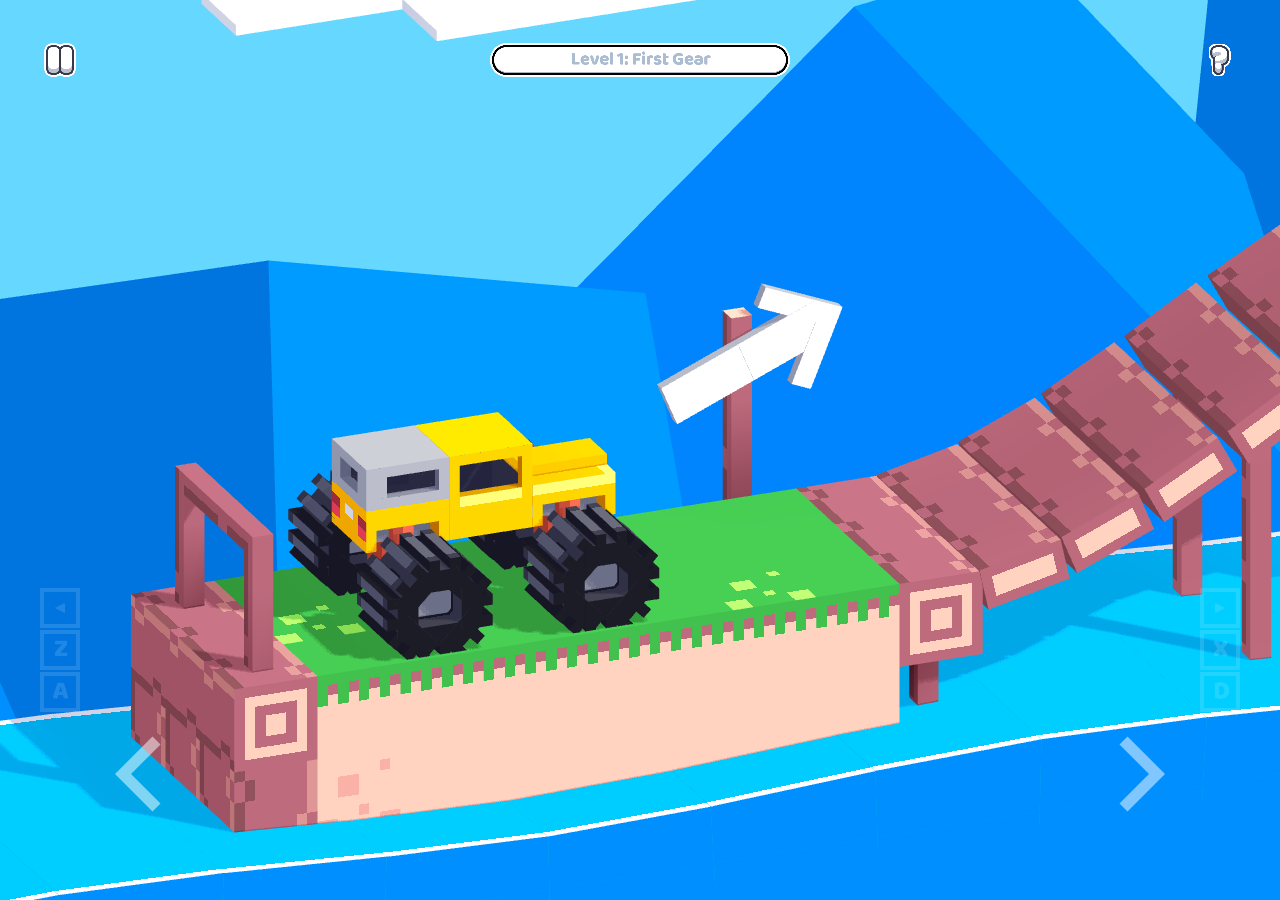
<file: games/drivemad/index.html>
<!DOCTYPE html>
<html lang="en-us">
<head>
<meta charset="utf-8">
<meta http-equiv="Content-Type" content="text/html; charset=utf-8">
<title>Drive Mad</title>
<script type="text/javascript" src="Jump_Gamemonetize.js"></script>
<meta name="description" content="">
<meta name="google" content="notranslate">
<meta name="viewport" content="width=device-width, initial-scale=1, user-scalable=no">
<link rel="stylesheet" href="webapp/fancade.css">
<link rel="icon" href="webapp/cover.jpg">
</head>
<body id="body">
<div id="modal_parent">
<div id="modal_content"><span id="modal_close_button">&times;</span>
<div id="store_link_modal_content" class="modal_inner"></div>
<div id="share_file_modal_content" class="modal_inner"></div>
</div>
</div>
<div id="canvas_border" class="emscripten_border">
<div id="play_content" class="middle center">
<div class="edge">
<div class="box">
<div class="black"><img src="webapp/cover.jpg" class="cover">
<p class="title">Drive Mad</p>
<p class="author">Martin Magni</p>
</div>
</div>
</div>
<div id="progress_or_play"><progress id="progress" class="loading" value="0" max="100"></progress></div>
<p class="description"></p>
</div><canvas class="emscripten" id="canvas" tabindex="-1"></canvas>
<div id="gradient"></div>
<div id="webview_content"></div>
</div>
<script type="text/javascript" src="webapp/source_min.js"></script>
<script type="text/javascript" src="webapp/index.js"></script>
</body>
</html>
</file>
<file: games/drivemad/webapp/fancade.css>
@font-face{font-family:'baloo 2';font-style:normal;font-weight:800;font-display:swap;src:url(baloo2.woff) format('woff');unicode-range:U+0000-00FF,U+0131,U+0152-0153,U+02BB-02BC,U+02C6,U+02DA,U+02DC,U+2000-206F,U+2074,U+20AC,U+2122,U+2191,U+2193,U+2212,U+2215,U+FEFF,U+FFFD}.fullscreen{position:absolute;width:100%;height:100%}.center{text-align:center}.centered{margin-left:auto;margin-right:auto;display:block;text-align:center}#play_overlay{display:none;z-index:10}.middle{position:absolute;top:50%;left:50%;transform:translate(-50%,-50%)}.middle_vertical{position:absolute;top:50%;transform:translate(0%,-50%)}.edge{margin-left:auto;margin-right:auto;width:164px;height:180px;background-color:#cfdaed;box-shadow:5px 1px 5px rgba(0,0,0,.25);transform:rotate(-5deg)}.box{width:164px;height:164px;background-color:#fff;position:relative}.black{width:132px;height:156px;background-color:#000;position:absolute;top:4px;right:4px;margin:0 auto}.cover{width:128px;height:128px;margin:2px}.title{font-size:14px;font-family:'baloo 2',ubuntu,verdana,sans-serif}.author{font-family:'baloo 2',ubuntu,verdana,sans-serif;border-spacing:0;font-size:14px;color:#ccc;text-align:right;white-space:nowrap;overflow:hidden;text-overflow:ellipsis;position:absolute;width:150px;top:4px;right:142px;transform-origin:right top;transform:rotate(-90deg)}.loading{margin-top:20px;margin-bottom:10px}.description{font-family:'baloo 2',ubuntu,verdana,sans-serif;display:inline-block;font-size:16px;line-height:1.2em;width:240px}.button{display:inline-block;border:2px solid #00a2ff;border-radius:7px;width:133px;height:43px;font-size:16px;line-height:43px;margin:0 auto}.overlay_button{display:inline-block;border:2px solid #000;border-radius:12px;width:200px;height:50px;font-size:18px;line-height:50px;margin:11px}#play_button{color:#333;background-color:#eee}.emscripten_border{position:relative}#gradient{background-image:linear-gradient(135deg,#70e1fd,#00a2ff);position:absolute;top:0;width:100%;height:768px}*{margin:0;padding:0}p,ul,ol,dl{margin-bottom:1em}h1,h2,h3,h4,h5,h6,p,ul,ol,dl{margin-left:16px;margin-right:16px}img{vertical-align:top}html,body{font-family:'baloo 2',ubuntu,verdana,sans-serif;font-size:18px;color:#bbb;padding:0;width:100%;height:100%;margin:0;border:0;line-height:1.8;overflow:hidden;display:block}canvas{padding-right:0;margin-left:auto;margin-right:auto;display:block;margin-top:auto;margin-bottom:auto;position:relative;width:1024px;height:768px}div.emscripten{text-align:center}canvas.emscripten{border:0;background-color:#000}#status{display:inline-block;width:100%;font-weight:700;color:#787878;text-align:center}#modal_parent{display:none;position:fixed;z-index:1;left:0;top:0;width:100%;height:100%;overflow:auto;background-color:#000;background-color:rgba(0,0,0,.4)}.modal_inner{display:none}#play_content{color:#fff;z-index:10}#modal_content{position:relative;background-color:#fefefe;margin:auto;padding:20px;border:1px solid #888;box-sizing:border-box}.error_message{color:red}.error_text{color:red;font-family:sans-serif;font-size:.8em}#modal_close_button{color:#aaa;position:absolute;right:15px;top:10px;font-size:28px;line-height:28px;font-weight:700;transition:.2s}#modal_close_button:hover,#modal_close_button:focus{color:#000;text-decoration:none;cursor:pointer}a:link{color:#00b9fe;text-decoration:none;transition:.2s}a:visited{color:#00b9fe}a:hover,a:active{opacity:.5}.link_image_button{margin-right:10px}.playstore075{width:153px;height:45px}.appstore075{width:135px;height:45px}#progress_or_play{margin-top:10px}#terms_p{font-family:sans-serif;color:#141414;font-size:.7em;margin-bottom:0}#terms_p a{color:#f0f0f0}.deeplink_message{font-size:1em;color:#f0f0f0;line-height:1.1em;font-size:20px}.menu{color:#f0f0f0}.level_button{border:2px solid #222;border-radius:1em;color:#f0f0f0;background-color:#00a2ff;line-height:1em;height:2.5em;width:5em;justify-self:center;position:relative;padding-top:.6em}.grid_element_center{justify-self:center}.level_button_name{font-size:.6em;white-space:nowrap;overflow:hidden;text-overflow:ellipsis}.level_button_number{font-size:1.2em}.level_button:hover{background-color:#00c2ff}.level_checkmark{position:absolute;right:0;top:0;margin:0;padding:0;text-align:right;font-size:1.2em;line-height:1.2em}.level_button a{color:#f0f0f0;opacity:1}.menu_items{display:grid;grid-template-columns:repeat(3,1fr);gap:10px;margin-bottom:20px}.menu_header{font-size:3em;margin-top:40px}#webview_content{display:none;background-color:transparent;position:absolute;top:0;width:100%;height:768px}.webview{width:100%;height:100%;background:0 0;margin:0;border:0;overflow:hidden}
</file>
